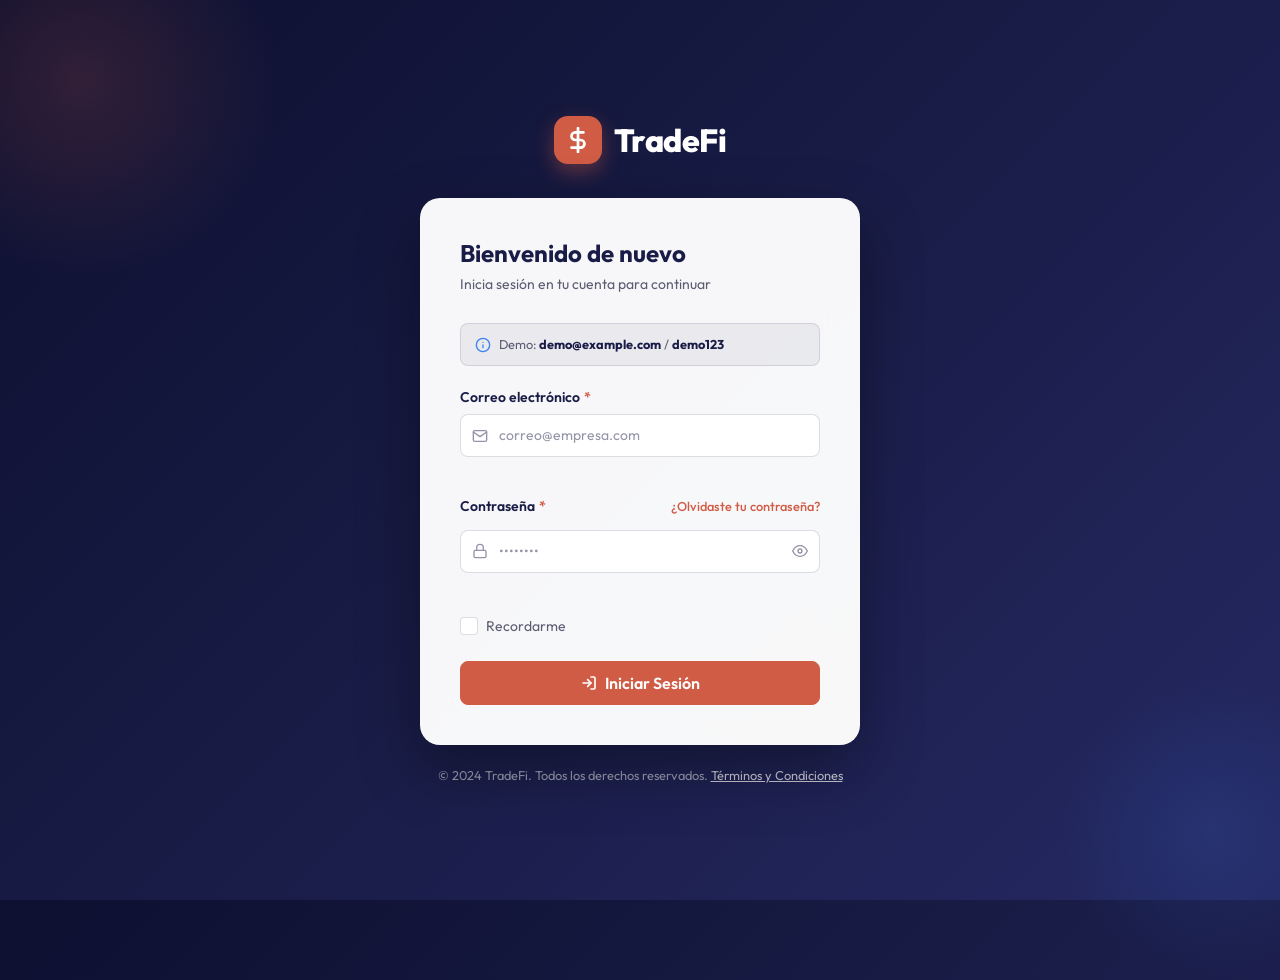
<file: index.html>
<!DOCTYPE html>
<html lang="es">
<head>
  <meta charset="UTF-8">
  <meta name="viewport" content="width=device-width, initial-scale=1.0">
  <title>TradeFi</title>
  <script>
    (function () {
      var user = localStorage.getItem('tradefi_user');
      window.location.href = user ? 'dashboard.html' : 'login.html';
    })();
  </script>
</head>
<body></body>
</html>
</file>
<file: assets/css/style.css>
/* ============================================================
   TradeFi - Main Stylesheet
   ============================================================ */

@import url('https://fonts.googleapis.com/css2?family=Outfit:wght@300;400;500;600;700;800&display=swap');

/* ============================================================
   CSS Custom Properties
   ============================================================ */
:root {
  /* Brand Colors */
  --primary: #191C46;
  --primary-dark: #0f1130;
  --primary-light: #252963;
  --accent: #D05C46;
  --accent-dark: #b84d39;
  --accent-light: #e06d58;

  /* Neutral Colors */
  --text-primary: #191C46;
  --text-secondary: #5C5C73;
  --text-muted: #9494A8;
  --text-light: #FFFFFF;

  /* Background */
  --bg-white: #FFFFFF;
  --bg-light: #F7F8FC;
  --bg-lighter: #FAFBFF;

  /* Borders */
  --border-color: rgba(25, 28, 70, 0.15);
  --border-light: rgba(25, 28, 70, 0.08);
  --border-focus: rgba(208, 92, 70, 0.5);

  /* Status Colors */
  --success: #10B981;
  --success-light: rgba(16, 185, 129, 0.12);
  --warning: #F59E0B;
  --warning-light: rgba(245, 158, 11, 0.12);
  --error: #EF4444;
  --error-light: rgba(239, 68, 68, 0.12);
  --info: #3B82F6;
  --info-light: rgba(59, 130, 246, 0.12);

  /* Typography */
  --font-family: 'Outfit', system-ui, -apple-system, sans-serif;
  --font-size-xs: 0.75rem;    /* 12px */
  --font-size-sm: 0.875rem;   /* 14px */
  --font-size-base: 1rem;     /* 16px */
  --font-size-md: 1.0625rem;  /* 17px */
  --font-size-lg: 1.125rem;   /* 18px */
  --font-size-xl: 1.25rem;    /* 20px */
  --font-size-2xl: 1.5rem;    /* 24px */
  --font-size-3xl: 1.875rem;  /* 30px */
  --font-size-4xl: 2.25rem;   /* 36px */

  /* Spacing */
  --spacing-1: 0.25rem;
  --spacing-2: 0.5rem;
  --spacing-3: 0.75rem;
  --spacing-4: 1rem;
  --spacing-5: 1.25rem;
  --spacing-6: 1.5rem;
  --spacing-8: 2rem;
  --spacing-10: 2.5rem;
  --spacing-12: 3rem;
  --spacing-16: 4rem;

  /* Layout */
  --sidebar-width: 260px;
  --sidebar-collapsed-width: 72px;
  --topnav-height: 64px;

  /* Shadows */
  --shadow-xs: 0 1px 2px rgba(25, 28, 70, 0.06);
  --shadow-sm: 0 1px 4px rgba(25, 28, 70, 0.08), 0 1px 2px rgba(25, 28, 70, 0.06);
  --shadow-md: 0 4px 12px rgba(25, 28, 70, 0.1), 0 1px 4px rgba(25, 28, 70, 0.08);
  --shadow-lg: 0 8px 24px rgba(25, 28, 70, 0.12), 0 2px 8px rgba(25, 28, 70, 0.08);
  --shadow-xl: 0 16px 40px rgba(25, 28, 70, 0.14), 0 4px 12px rgba(25, 28, 70, 0.1);
  --shadow-card: 0 2px 8px rgba(25, 28, 70, 0.08);

  /* Border Radius */
  --radius-sm: 6px;
  --radius: 8px;
  --radius-md: 10px;
  --radius-lg: 12px;
  --radius-xl: 16px;
  --radius-full: 9999px;

  /* Transitions */
  --transition-fast: 150ms ease;
  --transition: 250ms ease;
  --transition-slow: 400ms ease;
}

/* ============================================================
   CSS Reset / Normalize
   ============================================================ */
*, *::before, *::after {
  box-sizing: border-box;
  margin: 0;
  padding: 0;
}

html {
  font-size: 16px;
  -webkit-text-size-adjust: 100%;
  scroll-behavior: smooth;
}

body {
  font-family: var(--font-family);
  font-size: var(--font-size-base);
  color: var(--text-primary);
  background-color: var(--bg-light);
  line-height: 1.6;
  -webkit-font-smoothing: antialiased;
  -moz-osx-font-smoothing: grayscale;
}

img, svg {
  display: block;
  max-width: 100%;
}

a {
  color: inherit;
  text-decoration: none;
}

button {
  cursor: pointer;
  border: none;
  background: none;
  font-family: var(--font-family);
}

ul, ol {
  list-style: none;
}

input, select, textarea, button {
  font-family: inherit;
  font-size: inherit;
}

h1, h2, h3, h4, h5, h6 {
  font-weight: 600;
  line-height: 1.3;
  color: var(--text-primary);
}

/* ============================================================
   Typography
   ============================================================ */
.text-xs    { font-size: var(--font-size-xs); }
.text-sm    { font-size: var(--font-size-sm); }
.text-base  { font-size: var(--font-size-base); }
.text-lg    { font-size: var(--font-size-lg); }
.text-xl    { font-size: var(--font-size-xl); }
.text-2xl   { font-size: var(--font-size-2xl); }
.text-3xl   { font-size: var(--font-size-3xl); }

.font-light   { font-weight: 300; }
.font-regular { font-weight: 400; }
.font-medium  { font-weight: 500; }
.font-semibold{ font-weight: 600; }
.font-bold    { font-weight: 700; }
.font-extrabold{ font-weight: 800; }

.text-primary   { color: var(--primary); }
.text-accent    { color: var(--accent); }
.text-secondary { color: var(--text-secondary); }
.text-muted     { color: var(--text-muted); }
.text-white     { color: #fff; }
.text-success   { color: var(--success); }
.text-warning   { color: var(--warning); }
.text-error     { color: var(--error); }
.text-info      { color: var(--info); }

.text-left   { text-align: left; }
.text-center { text-align: center; }
.text-right  { text-align: right; }

/* ============================================================
   Layout - Top Navigation Bar
   ============================================================ */
.topnav {
  position: fixed;
  top: 0;
  left: 0;
  right: 0;
  height: var(--topnav-height);
  background: var(--bg-white);
  border-bottom: 1px solid var(--border-color);
  box-shadow: var(--shadow-sm);
  display: flex;
  align-items: center;
  justify-content: space-between;
  padding: 0 var(--spacing-6);
  z-index: 100;
  transition: left var(--transition);
}

.topnav-left {
  display: flex;
  align-items: center;
  gap: var(--spacing-4);
}

.topnav-right {
  display: flex;
  align-items: center;
  gap: var(--spacing-3);
}

.topnav-brand {
  display: flex;
  align-items: center;
  gap: var(--spacing-2);
  font-size: var(--font-size-xl);
  font-weight: 700;
  color: var(--primary);
  text-decoration: none;
}

.topnav-brand .brand-icon {
  width: 36px;
  height: 36px;
  background: var(--primary);
  border-radius: var(--radius);
  display: flex;
  align-items: center;
  justify-content: center;
  flex-shrink: 0;
}

.topnav-brand .brand-icon svg {
  color: white;
}

.hamburger-btn {
  width: 40px;
  height: 40px;
  border-radius: var(--radius);
  display: flex;
  align-items: center;
  justify-content: center;
  cursor: pointer;
  color: var(--text-secondary);
  transition: background var(--transition-fast), color var(--transition-fast);
  flex-shrink: 0;
}

.hamburger-btn:hover {
  background: var(--bg-light);
  color: var(--primary);
}

.topnav-icon-btn {
  position: relative;
  width: 40px;
  height: 40px;
  border-radius: var(--radius);
  display: flex;
  align-items: center;
  justify-content: center;
  cursor: pointer;
  color: var(--text-secondary);
  transition: background var(--transition-fast), color var(--transition-fast);
}

.topnav-icon-btn:hover {
  background: var(--bg-light);
  color: var(--primary);
}

.notification-badge {
  position: absolute;
  top: 6px;
  right: 6px;
  width: 8px;
  height: 8px;
  background: var(--accent);
  border-radius: var(--radius-full);
  border: 2px solid white;
}

.user-avatar-btn {
  display: flex;
  align-items: center;
  gap: var(--spacing-2);
  padding: var(--spacing-1) var(--spacing-2);
  border-radius: var(--radius);
  cursor: pointer;
  transition: background var(--transition-fast);
}

.user-avatar-btn:hover {
  background: var(--bg-light);
}

.user-avatar {
  width: 36px;
  height: 36px;
  border-radius: var(--radius-full);
  background: var(--primary);
  display: flex;
  align-items: center;
  justify-content: center;
  color: white;
  font-weight: 600;
  font-size: var(--font-size-sm);
  flex-shrink: 0;
  letter-spacing: 0.5px;
}

.user-info {
  display: flex;
  flex-direction: column;
}

.user-name {
  font-size: var(--font-size-sm);
  font-weight: 600;
  color: var(--text-primary);
  line-height: 1.2;
}

.user-role {
  font-size: var(--font-size-xs);
  color: var(--text-secondary);
  line-height: 1.2;
}

/* ============================================================
   Layout - Sidebar
   ============================================================ */
.sidebar {
  position: fixed;
  top: var(--topnav-height);
  left: 0;
  bottom: 0;
  width: var(--sidebar-width);
  background: var(--primary);
  display: flex;
  flex-direction: column;
  z-index: 90;
  transition: transform var(--transition), width var(--transition);
  overflow-y: auto;
  overflow-x: hidden;
}

.sidebar::-webkit-scrollbar {
  width: 4px;
}

.sidebar::-webkit-scrollbar-track {
  background: transparent;
}

.sidebar::-webkit-scrollbar-thumb {
  background: rgba(255,255,255,0.2);
  border-radius: 2px;
}

.sidebar-content {
  flex: 1;
  display: flex;
  flex-direction: column;
  padding: var(--spacing-4) 0;
}

.sidebar-section {
  margin-bottom: var(--spacing-2);
}

.sidebar-section-label {
  padding: var(--spacing-2) var(--spacing-5);
  font-size: 10px;
  font-weight: 600;
  letter-spacing: 1.5px;
  text-transform: uppercase;
  color: rgba(255,255,255,0.35);
  margin-bottom: var(--spacing-1);
}

.sidebar-nav {
  display: flex;
  flex-direction: column;
  gap: 2px;
  padding: 0 var(--spacing-3);
}

.sidebar-link {
  display: flex;
  align-items: center;
  gap: var(--spacing-3);
  padding: var(--spacing-3) var(--spacing-3);
  border-radius: var(--radius);
  color: rgba(255, 255, 255, 0.65);
  font-size: var(--font-size-sm);
  font-weight: 500;
  text-decoration: none;
  transition: background var(--transition-fast), color var(--transition-fast);
  white-space: nowrap;
  overflow: hidden;
}

.sidebar-link:hover {
  background: rgba(255, 255, 255, 0.08);
  color: rgba(255, 255, 255, 0.9);
}

.sidebar-link.active {
  background: var(--accent);
  color: white;
}

.sidebar-link .nav-icon {
  width: 20px;
  height: 20px;
  flex-shrink: 0;
  display: flex;
  align-items: center;
  justify-content: center;
}

.sidebar-link .nav-label {
  flex: 1;
  transition: opacity var(--transition);
}

.sidebar-link .nav-badge {
  background: var(--accent);
  color: white;
  font-size: 10px;
  font-weight: 700;
  padding: 1px 6px;
  border-radius: var(--radius-full);
  flex-shrink: 0;
}

.sidebar-link.active .nav-badge {
  background: rgba(255,255,255,0.3);
}

.sidebar-footer {
  padding: var(--spacing-4) var(--spacing-3);
  border-top: 1px solid rgba(255,255,255,0.08);
  margin-top: auto;
}

.sidebar-footer .sidebar-link {
  color: rgba(255, 255, 255, 0.5);
}

.sidebar-footer .sidebar-link:hover {
  color: rgba(255, 255, 255, 0.8);
  background: rgba(239, 68, 68, 0.1);
}

/* Collapsed sidebar */
.sidebar-collapsed .sidebar {
  width: var(--sidebar-collapsed-width);
}

.sidebar-collapsed .sidebar-link .nav-label,
.sidebar-collapsed .sidebar-link .nav-badge,
.sidebar-collapsed .sidebar-section-label {
  opacity: 0;
  pointer-events: none;
}

.sidebar-collapsed .main-content {
  margin-left: var(--sidebar-collapsed-width);
}

/* Overlay for mobile */
.sidebar-overlay {
  display: none;
  position: fixed;
  inset: 0;
  background: rgba(0, 0, 0, 0.45);
  z-index: 80;
  backdrop-filter: blur(2px);
}

.sidebar-overlay.active {
  display: block;
}

/* ============================================================
   Layout - Main Content
   ============================================================ */
.main-content {
  margin-left: var(--sidebar-width);
  margin-top: var(--topnav-height);
  min-height: calc(100vh - var(--topnav-height));
  padding: var(--spacing-6);
  transition: margin-left var(--transition);
  background: var(--bg-light);
}

.page-header {
  display: flex;
  align-items: flex-start;
  justify-content: space-between;
  margin-bottom: var(--spacing-6);
  gap: var(--spacing-4);
}

.page-header-left h1 {
  font-size: var(--font-size-2xl);
  font-weight: 700;
  color: var(--text-primary);
  line-height: 1.2;
}

.page-header-left .page-subtitle {
  font-size: var(--font-size-sm);
  color: var(--text-secondary);
  margin-top: var(--spacing-1);
}

.page-header-actions {
  display: flex;
  align-items: center;
  gap: var(--spacing-3);
  flex-shrink: 0;
}

/* ============================================================
   Grid System
   ============================================================ */
.grid {
  display: grid;
  gap: var(--spacing-5);
}

.grid-2 { grid-template-columns: repeat(2, 1fr); }
.grid-3 { grid-template-columns: repeat(3, 1fr); }
.grid-4 { grid-template-columns: repeat(4, 1fr); }

.flex { display: flex; }
.flex-col { flex-direction: column; }
.items-center { align-items: center; }
.items-start { align-items: flex-start; }
.justify-between { justify-content: space-between; }
.justify-center { justify-content: center; }
.justify-end { justify-content: flex-end; }
.flex-wrap { flex-wrap: wrap; }
.flex-1 { flex: 1; }
.gap-1 { gap: var(--spacing-1); }
.gap-2 { gap: var(--spacing-2); }
.gap-3 { gap: var(--spacing-3); }
.gap-4 { gap: var(--spacing-4); }
.gap-5 { gap: var(--spacing-5); }
.gap-6 { gap: var(--spacing-6); }

/* ============================================================
   Spacing Utilities
   ============================================================ */
.m-0  { margin: 0; }
.mt-1 { margin-top: var(--spacing-1); }
.mt-2 { margin-top: var(--spacing-2); }
.mt-3 { margin-top: var(--spacing-3); }
.mt-4 { margin-top: var(--spacing-4); }
.mt-5 { margin-top: var(--spacing-5); }
.mt-6 { margin-top: var(--spacing-6); }
.mb-1 { margin-bottom: var(--spacing-1); }
.mb-2 { margin-bottom: var(--spacing-2); }
.mb-3 { margin-bottom: var(--spacing-3); }
.mb-4 { margin-bottom: var(--spacing-4); }
.mb-5 { margin-bottom: var(--spacing-5); }
.mb-6 { margin-bottom: var(--spacing-6); }
.ml-auto { margin-left: auto; }
.mr-auto { margin-right: auto; }

.p-0 { padding: 0; }
.p-2 { padding: var(--spacing-2); }
.p-3 { padding: var(--spacing-3); }
.p-4 { padding: var(--spacing-4); }
.p-5 { padding: var(--spacing-5); }
.p-6 { padding: var(--spacing-6); }

/* ============================================================
   Display / Visibility
   ============================================================ */
.hidden    { display: none !important; }
.block     { display: block; }
.inline    { display: inline; }
.inline-block { display: inline-block; }
.w-full    { width: 100%; }
.h-full    { height: 100%; }

/* ============================================================
   User Dropdown Menu
   ============================================================ */
.user-dropdown-wrapper {
  position: relative;
}

.user-dropdown-menu {
  display: none;
  position: absolute;
  top: calc(100% + 8px);
  right: 0;
  width: 220px;
  background: var(--bg-white);
  border: 1px solid var(--border-color);
  border-radius: var(--radius-lg);
  box-shadow: var(--shadow-lg);
  padding: var(--spacing-2);
  z-index: 200;
}

.user-dropdown-menu.open {
  display: block;
  animation: fadeInDown 0.15s ease;
}

@keyframes fadeInDown {
  from { opacity: 0; transform: translateY(-8px); }
  to   { opacity: 1; transform: translateY(0); }
}

.user-dropdown-header {
  padding: var(--spacing-3) var(--spacing-3);
  border-bottom: 1px solid var(--border-light);
  margin-bottom: var(--spacing-1);
}

.user-dropdown-header .dropdown-name {
  font-weight: 600;
  font-size: var(--font-size-sm);
  color: var(--text-primary);
}

.user-dropdown-header .dropdown-email {
  font-size: var(--font-size-xs);
  color: var(--text-secondary);
  margin-top: 1px;
}

.dropdown-item {
  display: flex;
  align-items: center;
  gap: var(--spacing-2);
  padding: var(--spacing-2) var(--spacing-3);
  border-radius: var(--radius);
  font-size: var(--font-size-sm);
  color: var(--text-secondary);
  cursor: pointer;
  transition: background var(--transition-fast), color var(--transition-fast);
  width: 100%;
  text-align: left;
}

.dropdown-item:hover {
  background: var(--bg-light);
  color: var(--text-primary);
}

.dropdown-item.danger {
  color: var(--error);
}

.dropdown-item.danger:hover {
  background: var(--error-light);
  color: var(--error);
}

.dropdown-divider {
  height: 1px;
  background: var(--border-light);
  margin: var(--spacing-1) 0;
}

/* ============================================================
   Breadcrumb
   ============================================================ */
.breadcrumb {
  display: flex;
  align-items: center;
  gap: var(--spacing-2);
  font-size: var(--font-size-sm);
  color: var(--text-secondary);
  margin-bottom: var(--spacing-4);
}

.breadcrumb-item {
  display: flex;
  align-items: center;
  gap: var(--spacing-2);
}

.breadcrumb-item a {
  color: var(--text-secondary);
  transition: color var(--transition-fast);
}

.breadcrumb-item a:hover {
  color: var(--primary);
}

.breadcrumb-item.active {
  color: var(--text-primary);
  font-weight: 500;
}

/* ============================================================
   Section Headers
   ============================================================ */
.section-header {
  display: flex;
  align-items: center;
  justify-content: space-between;
  margin-bottom: var(--spacing-4);
}

.section-title {
  font-size: var(--font-size-lg);
  font-weight: 600;
  color: var(--text-primary);
}

.section-subtitle {
  font-size: var(--font-size-sm);
  color: var(--text-secondary);
  margin-top: 2px;
}

/* ============================================================
   Divider
   ============================================================ */
.divider {
  height: 1px;
  background: var(--border-color);
  margin: var(--spacing-5) 0;
}

/* ============================================================
   Welcome Banner (Dashboard)
   ============================================================ */
.welcome-banner {
  background: linear-gradient(135deg, var(--primary) 0%, var(--primary-light) 100%);
  border-radius: var(--radius-xl);
  padding: var(--spacing-6) var(--spacing-8);
  margin-bottom: var(--spacing-6);
  color: white;
  position: relative;
  overflow: hidden;
}

.welcome-banner::before {
  content: '';
  position: absolute;
  top: -40px;
  right: -40px;
  width: 200px;
  height: 200px;
  background: rgba(255,255,255,0.04);
  border-radius: var(--radius-full);
}

.welcome-banner::after {
  content: '';
  position: absolute;
  bottom: -60px;
  right: 80px;
  width: 160px;
  height: 160px;
  background: rgba(208, 92, 70, 0.15);
  border-radius: var(--radius-full);
}

.welcome-banner h2 {
  font-size: var(--font-size-2xl);
  font-weight: 700;
  color: white;
  margin-bottom: var(--spacing-1);
  position: relative;
  z-index: 1;
}

.welcome-banner p {
  color: rgba(255,255,255,0.75);
  font-size: var(--font-size-base);
  position: relative;
  z-index: 1;
}

.welcome-banner .welcome-actions {
  display: flex;
  gap: var(--spacing-3);
  margin-top: var(--spacing-5);
  position: relative;
  z-index: 1;
  flex-wrap: wrap;
}

/* ============================================================
   Quick Action Cards
   ============================================================ */
.quick-actions-grid {
  display: grid;
  grid-template-columns: repeat(3, 1fr);
  gap: var(--spacing-4);
  margin-bottom: var(--spacing-6);
}

.quick-action-card {
  background: var(--bg-white);
  border: 1px solid var(--border-color);
  border-radius: var(--radius-lg);
  padding: var(--spacing-5);
  display: flex;
  align-items: center;
  gap: var(--spacing-4);
  cursor: pointer;
  transition: box-shadow var(--transition-fast), border-color var(--transition-fast), transform var(--transition-fast);
  text-decoration: none;
}

.quick-action-card:hover {
  box-shadow: var(--shadow-md);
  border-color: rgba(25, 28, 70, 0.25);
  transform: translateY(-2px);
}

.quick-action-icon {
  width: 48px;
  height: 48px;
  border-radius: var(--radius-md);
  display: flex;
  align-items: center;
  justify-content: center;
  flex-shrink: 0;
}

.quick-action-icon.primary { background: rgba(25, 28, 70, 0.08); color: var(--primary); }
.quick-action-icon.accent  { background: rgba(208, 92, 70, 0.1); color: var(--accent); }
.quick-action-icon.success { background: var(--success-light); color: var(--success); }
.quick-action-icon.info    { background: var(--info-light); color: var(--info); }

.quick-action-text h4 {
  font-size: var(--font-size-sm);
  font-weight: 600;
  color: var(--text-primary);
  margin-bottom: 2px;
}

.quick-action-text p {
  font-size: var(--font-size-xs);
  color: var(--text-secondary);
}

/* ============================================================
   Filter Bar
   ============================================================ */
.filter-bar {
  display: flex;
  align-items: center;
  gap: var(--spacing-3);
  margin-bottom: var(--spacing-5);
  flex-wrap: wrap;
}

.filter-bar .search-wrapper {
  flex: 1;
  min-width: 220px;
}

/* ============================================================
   Content Sections
   ============================================================ */
.content-section {
  background: var(--bg-white);
  border: 1px solid var(--border-color);
  border-radius: var(--radius-lg);
  padding: var(--spacing-5);
  margin-bottom: var(--spacing-5);
}

.settings-section {
  background: var(--bg-white);
  border: 1px solid var(--border-color);
  border-radius: var(--radius-lg);
  overflow: hidden;
  margin-bottom: var(--spacing-5);
}

.settings-section-header {
  padding: var(--spacing-5) var(--spacing-6);
  border-bottom: 1px solid var(--border-color);
  display: flex;
  align-items: center;
  gap: var(--spacing-3);
}

.settings-section-header h3 {
  font-size: var(--font-size-base);
  font-weight: 600;
  color: var(--text-primary);
}

.settings-section-header p {
  font-size: var(--font-size-sm);
  color: var(--text-secondary);
  margin-top: 2px;
}

.settings-section-icon {
  width: 40px;
  height: 40px;
  border-radius: var(--radius);
  background: var(--bg-light);
  display: flex;
  align-items: center;
  justify-content: center;
  color: var(--primary);
  flex-shrink: 0;
}

.settings-section-body {
  padding: var(--spacing-6);
}

/* ============================================================
   Notification Toggle
   ============================================================ */
.toggle-row {
  display: flex;
  align-items: center;
  justify-content: space-between;
  padding: var(--spacing-4) 0;
  border-bottom: 1px solid var(--border-light);
}

.toggle-row:last-child {
  border-bottom: none;
  padding-bottom: 0;
}

.toggle-info h4 {
  font-size: var(--font-size-sm);
  font-weight: 600;
  color: var(--text-primary);
}

.toggle-info p {
  font-size: var(--font-size-xs);
  color: var(--text-secondary);
  margin-top: 2px;
}

.toggle-switch {
  position: relative;
  width: 44px;
  height: 24px;
  flex-shrink: 0;
}

.toggle-switch input {
  opacity: 0;
  width: 0;
  height: 0;
  position: absolute;
}

.toggle-slider {
  position: absolute;
  cursor: pointer;
  inset: 0;
  background: var(--border-color);
  border-radius: var(--radius-full);
  transition: background var(--transition-fast);
}

.toggle-slider::before {
  content: '';
  position: absolute;
  width: 18px;
  height: 18px;
  left: 3px;
  top: 3px;
  background: white;
  border-radius: var(--radius-full);
  transition: transform var(--transition-fast);
  box-shadow: var(--shadow-sm);
}

.toggle-switch input:checked + .toggle-slider {
  background: var(--success);
}

.toggle-switch input:checked + .toggle-slider::before {
  transform: translateX(20px);
}

/* ============================================================
   API Key Display
   ============================================================ */
.api-key-display {
  display: flex;
  align-items: center;
  gap: var(--spacing-3);
  padding: var(--spacing-3) var(--spacing-4);
  background: var(--bg-light);
  border: 1px solid var(--border-color);
  border-radius: var(--radius);
  font-family: 'Courier New', monospace;
  font-size: var(--font-size-sm);
  color: var(--text-secondary);
}

.api-key-value {
  flex: 1;
  letter-spacing: 1px;
  overflow: hidden;
  text-overflow: ellipsis;
  white-space: nowrap;
}

/* ============================================================
   Summary Stats (Reports)
   ============================================================ */
.stat-card {
  background: var(--bg-white);
  border: 1px solid var(--border-color);
  border-radius: var(--radius-lg);
  padding: var(--spacing-5);
  display: flex;
  flex-direction: column;
  gap: var(--spacing-2);
}

.stat-card-label {
  font-size: var(--font-size-sm);
  color: var(--text-secondary);
  font-weight: 500;
}

.stat-card-value {
  font-size: var(--font-size-2xl);
  font-weight: 700;
  color: var(--text-primary);
  line-height: 1;
}

.stat-card-change {
  font-size: var(--font-size-xs);
  font-weight: 500;
  display: flex;
  align-items: center;
  gap: 4px;
}

.stat-card-change.up   { color: var(--success); }
.stat-card-change.down { color: var(--error); }

/* ============================================================
   Charts Placeholder
   ============================================================ */
.chart-placeholder {
  display: flex;
  flex-direction: column;
  align-items: center;
  justify-content: center;
  min-height: 240px;
  background: var(--bg-lighter);
  border: 2px dashed var(--border-color);
  border-radius: var(--radius-lg);
  color: var(--text-secondary);
  gap: var(--spacing-3);
}

.chart-placeholder svg {
  opacity: 0.3;
  width: 48px;
  height: 48px;
  color: var(--text-muted);
}

.chart-placeholder p {
  font-size: var(--font-size-sm);
  font-weight: 500;
  color: var(--text-muted);
}
</file>
<file: assets/css/components.css>
/* ============================================================
   TradeFi - Component Library
   ============================================================ */

/* ============================================================
   BUTTONS
   ============================================================ */
.btn {
  display: inline-flex;
  align-items: center;
  justify-content: center;
  gap: 8px;
  padding: 10px 20px;
  border-radius: var(--radius);
  font-size: var(--font-size-sm);
  font-weight: 600;
  font-family: var(--font-family);
  cursor: pointer;
  border: 1.5px solid transparent;
  transition: background var(--transition-fast), color var(--transition-fast),
              border-color var(--transition-fast), box-shadow var(--transition-fast),
              transform var(--transition-fast);
  text-decoration: none;
  white-space: nowrap;
  line-height: 1;
  user-select: none;
  vertical-align: middle;
}

.btn:active {
  transform: translateY(1px);
}

.btn:disabled,
.btn.disabled {
  opacity: 0.55;
  cursor: not-allowed;
  pointer-events: none;
}

/* Primary Button */
.btn-primary {
  background: var(--accent);
  color: white;
  border-color: var(--accent);
}

.btn-primary:hover {
  background: var(--accent-dark);
  border-color: var(--accent-dark);
  box-shadow: 0 4px 12px rgba(208, 92, 70, 0.35);
}

/* Secondary Button */
.btn-secondary {
  background: transparent;
  color: var(--primary);
  border-color: var(--border-color);
}

.btn-secondary:hover {
  background: var(--bg-light);
  border-color: rgba(25, 28, 70, 0.3);
}

/* Dark Button */
.btn-dark {
  background: var(--primary);
  color: white;
  border-color: var(--primary);
}

.btn-dark:hover {
  background: var(--primary-dark);
  border-color: var(--primary-dark);
  box-shadow: 0 4px 12px rgba(25, 28, 70, 0.35);
}

/* Ghost Button */
.btn-ghost {
  background: transparent;
  color: var(--text-secondary);
  border-color: transparent;
}

.btn-ghost:hover {
  background: var(--bg-light);
  color: var(--text-primary);
}

/* Danger Button */
.btn-danger {
  background: var(--error);
  color: white;
  border-color: var(--error);
}

.btn-danger:hover {
  background: #dc2626;
  border-color: #dc2626;
  box-shadow: 0 4px 12px rgba(239, 68, 68, 0.35);
}

/* Success Button */
.btn-success {
  background: var(--success);
  color: white;
  border-color: var(--success);
}

.btn-success:hover {
  background: #059669;
  border-color: #059669;
  box-shadow: 0 4px 12px rgba(16, 185, 129, 0.3);
}

/* White/Light Button */
.btn-white {
  background: white;
  color: var(--primary);
  border-color: white;
}

.btn-white:hover {
  background: rgba(255,255,255,0.9);
}

.btn-white-outline {
  background: transparent;
  color: white;
  border-color: rgba(255,255,255,0.5);
}

.btn-white-outline:hover {
  background: rgba(255,255,255,0.1);
  border-color: white;
}

/* Icon only Button */
.btn-icon {
  padding: 8px;
  border-radius: var(--radius);
}

/* Sizes */
.btn-xs {
  padding: 6px 12px;
  font-size: var(--font-size-xs);
}

.btn-sm {
  padding: 8px 16px;
  font-size: var(--font-size-xs);
}

.btn-lg {
  padding: 13px 28px;
  font-size: var(--font-size-base);
}

.btn-xl {
  padding: 15px 36px;
  font-size: var(--font-size-lg);
}

.btn-full {
  width: 100%;
}

/* Loading state */
.btn .btn-spinner {
  width: 16px;
  height: 16px;
  border: 2px solid rgba(255,255,255,0.35);
  border-top-color: white;
  border-radius: 50%;
  animation: spin 0.7s linear infinite;
}

/* ============================================================
   FORM CONTROLS
   ============================================================ */
.form-group {
  display: flex;
  flex-direction: column;
  gap: 6px;
}

.form-row {
  display: grid;
  grid-template-columns: repeat(2, 1fr);
  gap: var(--spacing-4);
}

.form-label {
  font-size: var(--font-size-sm);
  font-weight: 600;
  color: var(--text-primary);
  display: flex;
  align-items: center;
  gap: 4px;
}

.form-label .required {
  color: var(--accent);
}

.form-control {
  width: 100%;
  padding: 10px 14px;
  border: 1.5px solid var(--border-color);
  border-radius: var(--radius);
  font-size: var(--font-size-sm);
  font-family: var(--font-family);
  color: var(--text-primary);
  background: var(--bg-white);
  transition: border-color var(--transition-fast), box-shadow var(--transition-fast);
  line-height: 1.5;
  outline: none;
  appearance: none;
}

.form-control::placeholder {
  color: var(--text-muted);
  font-weight: 400;
}

.form-control:hover {
  border-color: rgba(25, 28, 70, 0.3);
}

.form-control:focus {
  border-color: var(--accent);
  box-shadow: 0 0 0 3px rgba(208, 92, 70, 0.12);
}

.form-control.is-invalid {
  border-color: var(--error);
  box-shadow: 0 0 0 3px rgba(239, 68, 68, 0.1);
}

.form-control.is-valid {
  border-color: var(--success);
}

select.form-control {
  background-image: url("data:image/svg+xml,%3Csvg xmlns='http://www.w3.org/2000/svg' width='12' height='12' viewBox='0 0 24 24' fill='none' stroke='%235C5C73' stroke-width='2.5' stroke-linecap='round' stroke-linejoin='round'%3E%3Cpolyline points='6 9 12 15 18 9'%3E%3C/polyline%3E%3C/svg%3E");
  background-repeat: no-repeat;
  background-position: right 12px center;
  padding-right: 36px;
  cursor: pointer;
}

textarea.form-control {
  resize: vertical;
  min-height: 100px;
}

.form-hint {
  font-size: var(--font-size-xs);
  color: var(--text-secondary);
}

.form-error {
  font-size: var(--font-size-xs);
  color: var(--error);
  display: flex;
  align-items: center;
  gap: 4px;
  min-height: 16px;
}

/* Input with icon */
.input-wrapper {
  position: relative;
}

.input-wrapper .input-icon {
  position: absolute;
  left: 12px;
  top: 50%;
  transform: translateY(-50%);
  color: var(--text-muted);
  pointer-events: none;
  display: flex;
  align-items: center;
}

.input-wrapper .form-control {
  padding-left: 38px;
}

.input-wrapper .input-icon-right {
  position: absolute;
  right: 12px;
  top: 50%;
  transform: translateY(-50%);
  color: var(--text-muted);
  cursor: pointer;
  display: flex;
  align-items: center;
  transition: color var(--transition-fast);
}

.input-wrapper .input-icon-right:hover {
  color: var(--primary);
}

.input-wrapper .form-control.has-icon-right {
  padding-right: 38px;
}

/* Checkbox & Radio */
.form-check {
  display: flex;
  align-items: center;
  gap: 8px;
  cursor: pointer;
}

.form-check-input {
  width: 18px;
  height: 18px;
  border: 1.5px solid var(--border-color);
  border-radius: 4px;
  background: white;
  cursor: pointer;
  appearance: none;
  flex-shrink: 0;
  transition: background var(--transition-fast), border-color var(--transition-fast);
  position: relative;
}

.form-check-input:checked {
  background: var(--accent);
  border-color: var(--accent);
}

.form-check-input:checked::after {
  content: '';
  position: absolute;
  left: 4px;
  top: 1px;
  width: 6px;
  height: 10px;
  border: 2px solid white;
  border-top: none;
  border-left: none;
  transform: rotate(45deg);
}

.form-check-input[type="radio"] {
  border-radius: 50%;
}

.form-check-input[type="radio"]:checked::after {
  content: '';
  position: absolute;
  left: 50%;
  top: 50%;
  transform: translate(-50%, -50%);
  width: 8px;
  height: 8px;
  background: white;
  border-radius: 50%;
  border: none;
}

.form-check-label {
  font-size: var(--font-size-sm);
  color: var(--text-secondary);
  cursor: pointer;
  user-select: none;
}

/* Search Bar */
.search-bar {
  position: relative;
  width: 100%;
}

.search-bar .search-icon {
  position: absolute;
  left: 12px;
  top: 50%;
  transform: translateY(-50%);
  color: var(--text-muted);
  pointer-events: none;
  display: flex;
  align-items: center;
}

.search-bar input {
  width: 100%;
  padding: 9px 14px 9px 38px;
  border: 1.5px solid var(--border-color);
  border-radius: var(--radius);
  font-size: var(--font-size-sm);
  font-family: var(--font-family);
  color: var(--text-primary);
  background: var(--bg-white);
  outline: none;
  transition: border-color var(--transition-fast), box-shadow var(--transition-fast);
}

.search-bar input::placeholder {
  color: var(--text-muted);
}

.search-bar input:focus {
  border-color: var(--accent);
  box-shadow: 0 0 0 3px rgba(208, 92, 70, 0.12);
}

/* ============================================================
   CARDS
   ============================================================ */
.card {
  background: var(--bg-white);
  border: 1px solid var(--border-color);
  border-radius: var(--radius-lg);
  box-shadow: var(--shadow-card);
  overflow: hidden;
}

.card-header {
  padding: var(--spacing-5) var(--spacing-6);
  border-bottom: 1px solid var(--border-color);
  display: flex;
  align-items: center;
  justify-content: space-between;
  gap: var(--spacing-3);
}

.card-header h3,
.card-title {
  font-size: var(--font-size-base);
  font-weight: 600;
  color: var(--text-primary);
}

.card-subtitle {
  font-size: var(--font-size-xs);
  color: var(--text-secondary);
  margin-top: 2px;
}

.card-body {
  padding: var(--spacing-6);
}

.card-footer {
  padding: var(--spacing-4) var(--spacing-6);
  border-top: 1px solid var(--border-color);
  background: var(--bg-lighter);
  display: flex;
  align-items: center;
  justify-content: flex-end;
  gap: var(--spacing-3);
}

/* Metric Cards */
.metric-card {
  background: var(--bg-white);
  border: 1px solid var(--border-color);
  border-radius: var(--radius-lg);
  padding: var(--spacing-5);
  display: flex;
  align-items: flex-start;
  gap: var(--spacing-4);
  transition: box-shadow var(--transition-fast), transform var(--transition-fast);
  position: relative;
  overflow: hidden;
}

.metric-card:hover {
  box-shadow: var(--shadow-md);
  transform: translateY(-2px);
}

.metric-card::before {
  content: '';
  position: absolute;
  bottom: 0;
  left: 0;
  right: 0;
  height: 3px;
  background: var(--accent);
  opacity: 0;
  transition: opacity var(--transition-fast);
}

.metric-card:hover::before {
  opacity: 1;
}

.metric-icon {
  width: 52px;
  height: 52px;
  border-radius: var(--radius-md);
  display: flex;
  align-items: center;
  justify-content: center;
  flex-shrink: 0;
}

.metric-icon.blue    { background: var(--info-light);    color: var(--info); }
.metric-icon.green   { background: var(--success-light); color: var(--success); }
.metric-icon.orange  { background: var(--warning-light); color: var(--warning); }
.metric-icon.coral   { background: rgba(208,92,70,0.12); color: var(--accent); }
.metric-icon.primary { background: rgba(25,28,70,0.08);  color: var(--primary); }

.metric-body {
  flex: 1;
  min-width: 0;
}

.metric-value {
  font-size: var(--font-size-2xl);
  font-weight: 700;
  color: var(--text-primary);
  line-height: 1.2;
  margin-bottom: 4px;
}

.metric-label {
  font-size: var(--font-size-sm);
  color: var(--text-secondary);
  font-weight: 500;
  line-height: 1.3;
}

.metric-change {
  font-size: var(--font-size-xs);
  font-weight: 500;
  margin-top: var(--spacing-2);
  display: flex;
  align-items: center;
  gap: 4px;
}

.metric-change.up   { color: var(--success); }
.metric-change.down { color: var(--error); }
.metric-change.neutral { color: var(--text-secondary); }

/* ============================================================
   TABLES
   ============================================================ */
.table-wrapper {
  overflow-x: auto;
  border-radius: var(--radius-lg);
  border: 1px solid var(--border-color);
}

.data-table {
  width: 100%;
  border-collapse: collapse;
  font-size: var(--font-size-sm);
}

.data-table thead th {
  padding: 12px 16px;
  text-align: left;
  font-size: var(--font-size-xs);
  font-weight: 700;
  text-transform: uppercase;
  letter-spacing: 0.6px;
  color: var(--text-secondary);
  background: var(--bg-lighter);
  border-bottom: 1px solid var(--border-color);
  white-space: nowrap;
  cursor: pointer;
  user-select: none;
  transition: color var(--transition-fast);
}

.data-table thead th:hover {
  color: var(--primary);
}

.data-table thead th.sorted-asc::after  { content: ' ↑'; color: var(--accent); }
.data-table thead th.sorted-desc::after { content: ' ↓'; color: var(--accent); }

.data-table tbody tr {
  border-bottom: 1px solid var(--border-light);
  transition: background var(--transition-fast);
}

.data-table tbody tr:last-child {
  border-bottom: none;
}

.data-table tbody tr:hover {
  background: var(--bg-lighter);
}

.data-table tbody td {
  padding: 13px 16px;
  color: var(--text-primary);
  vertical-align: middle;
}

.data-table tbody td.text-secondary {
  color: var(--text-secondary);
}

.data-table .td-reference {
  font-family: 'Courier New', monospace;
  font-size: var(--font-size-xs);
  font-weight: 600;
  color: var(--primary);
  background: rgba(25,28,70,0.05);
  padding: 3px 7px;
  border-radius: 4px;
  display: inline-block;
  letter-spacing: 0.3px;
}

.table-actions {
  display: flex;
  align-items: center;
  gap: 6px;
}

.table-action-btn {
  width: 30px;
  height: 30px;
  border-radius: var(--radius);
  display: flex;
  align-items: center;
  justify-content: center;
  cursor: pointer;
  color: var(--text-secondary);
  transition: background var(--transition-fast), color var(--transition-fast);
  border: none;
  background: none;
}

.table-action-btn:hover {
  background: var(--bg-light);
  color: var(--primary);
}

.table-action-btn.danger:hover {
  background: var(--error-light);
  color: var(--error);
}

/* ============================================================
   STATUS BADGES
   ============================================================ */
.badge {
  display: inline-flex;
  align-items: center;
  gap: 5px;
  padding: 4px 10px;
  border-radius: var(--radius-full);
  font-size: var(--font-size-xs);
  font-weight: 600;
  line-height: 1;
  white-space: nowrap;
}

.badge::before {
  content: '';
  width: 6px;
  height: 6px;
  border-radius: 50%;
  flex-shrink: 0;
}

.badge-pending {
  background: rgba(245, 158, 11, 0.12);
  color: #92400e;
}

.badge-pending::before {
  background: var(--warning);
}

.badge-approved,
.badge-completed {
  background: var(--success-light);
  color: #065f46;
}

.badge-approved::before,
.badge-completed::before {
  background: var(--success);
}

.badge-rejected {
  background: var(--error-light);
  color: #991b1b;
}

.badge-rejected::before {
  background: var(--error);
}

.badge-processing,
.badge-review {
  background: var(--info-light);
  color: #1e40af;
}

.badge-processing::before,
.badge-review::before {
  background: var(--info);
}

.badge-active {
  background: var(--success-light);
  color: #065f46;
}

.badge-active::before {
  background: var(--success);
}

.badge-cancelled {
  background: rgba(25,28,70,0.08);
  color: var(--text-secondary);
}

.badge-cancelled::before {
  background: var(--text-muted);
}

/* ============================================================
   MODALS
   ============================================================ */
.modal-backdrop {
  display: none;
  position: fixed;
  inset: 0;
  background: rgba(10, 12, 35, 0.55);
  backdrop-filter: blur(3px);
  z-index: 1000;
  align-items: center;
  justify-content: center;
  padding: var(--spacing-4);
}

.modal-backdrop.open {
  display: flex;
  animation: fadeIn 0.2s ease;
}

@keyframes fadeIn {
  from { opacity: 0; }
  to   { opacity: 1; }
}

.modal-dialog {
  background: var(--bg-white);
  border-radius: var(--radius-xl);
  box-shadow: var(--shadow-xl);
  width: 100%;
  max-width: 560px;
  max-height: 90vh;
  display: flex;
  flex-direction: column;
  animation: slideUp 0.25s ease;
  overflow: hidden;
}

.modal-dialog.modal-lg { max-width: 720px; }
.modal-dialog.modal-sm { max-width: 420px; }
.modal-dialog.modal-xl { max-width: 900px; }

@keyframes slideUp {
  from { opacity: 0; transform: translateY(20px) scale(0.97); }
  to   { opacity: 1; transform: translateY(0) scale(1); }
}

.modal-header {
  display: flex;
  align-items: center;
  justify-content: space-between;
  padding: var(--spacing-5) var(--spacing-6);
  border-bottom: 1px solid var(--border-color);
  flex-shrink: 0;
}

.modal-title {
  font-size: var(--font-size-lg);
  font-weight: 700;
  color: var(--text-primary);
}

.modal-subtitle {
  font-size: var(--font-size-xs);
  color: var(--text-secondary);
  margin-top: 2px;
}

.modal-close {
  width: 36px;
  height: 36px;
  border-radius: var(--radius);
  display: flex;
  align-items: center;
  justify-content: center;
  cursor: pointer;
  color: var(--text-secondary);
  background: none;
  border: none;
  transition: background var(--transition-fast), color var(--transition-fast);
  flex-shrink: 0;
}

.modal-close:hover {
  background: var(--bg-light);
  color: var(--text-primary);
}

.modal-body {
  padding: var(--spacing-6);
  overflow-y: auto;
  flex: 1;
}

.modal-footer {
  padding: var(--spacing-4) var(--spacing-6);
  border-top: 1px solid var(--border-color);
  display: flex;
  align-items: center;
  justify-content: flex-end;
  gap: var(--spacing-3);
  flex-shrink: 0;
  background: var(--bg-lighter);
}

/* ============================================================
   TOAST NOTIFICATIONS
   ============================================================ */
.toast-container {
  position: fixed;
  bottom: var(--spacing-5);
  right: var(--spacing-5);
  z-index: 2000;
  display: flex;
  flex-direction: column;
  gap: var(--spacing-3);
  max-width: 380px;
}

.toast {
  display: flex;
  align-items: flex-start;
  gap: var(--spacing-3);
  padding: var(--spacing-4) var(--spacing-4);
  background: white;
  border-radius: var(--radius-lg);
  box-shadow: var(--shadow-xl);
  border-left: 4px solid transparent;
  animation: toastSlideIn 0.3s ease;
  min-width: 300px;
}

@keyframes toastSlideIn {
  from { opacity: 0; transform: translateX(20px); }
  to   { opacity: 1; transform: translateX(0); }
}

.toast.toast-success { border-left-color: var(--success); }
.toast.toast-error   { border-left-color: var(--error); }
.toast.toast-warning { border-left-color: var(--warning); }
.toast.toast-info    { border-left-color: var(--info); }

.toast-icon {
  width: 20px;
  height: 20px;
  flex-shrink: 0;
  margin-top: 1px;
}

.toast.toast-success .toast-icon { color: var(--success); }
.toast.toast-error   .toast-icon { color: var(--error); }
.toast.toast-warning .toast-icon { color: var(--warning); }
.toast.toast-info    .toast-icon { color: var(--info); }

.toast-body {
  flex: 1;
}

.toast-title {
  font-size: var(--font-size-sm);
  font-weight: 600;
  color: var(--text-primary);
  line-height: 1.3;
}

.toast-message {
  font-size: var(--font-size-xs);
  color: var(--text-secondary);
  margin-top: 2px;
  line-height: 1.4;
}

.toast-close {
  width: 20px;
  height: 20px;
  display: flex;
  align-items: center;
  justify-content: center;
  cursor: pointer;
  color: var(--text-muted);
  flex-shrink: 0;
  border: none;
  background: none;
  transition: color var(--transition-fast);
  border-radius: 4px;
}

.toast-close:hover {
  color: var(--text-primary);
}

/* ============================================================
   LOADING SPINNER
   ============================================================ */
.spinner {
  width: 40px;
  height: 40px;
  border: 3px solid var(--border-color);
  border-top-color: var(--accent);
  border-radius: 50%;
  animation: spin 0.7s linear infinite;
}

.spinner-sm {
  width: 20px;
  height: 20px;
  border-width: 2px;
}

.spinner-lg {
  width: 56px;
  height: 56px;
  border-width: 4px;
}

@keyframes spin {
  to { transform: rotate(360deg); }
}

.loading-overlay {
  display: flex;
  align-items: center;
  justify-content: center;
  padding: var(--spacing-12);
}

/* ============================================================
   EMPTY STATES
   ============================================================ */
.empty-state {
  display: flex;
  flex-direction: column;
  align-items: center;
  justify-content: center;
  padding: var(--spacing-12) var(--spacing-6);
  text-align: center;
  gap: var(--spacing-3);
}

.empty-state-icon {
  width: 64px;
  height: 64px;
  border-radius: var(--radius-xl);
  background: var(--bg-light);
  display: flex;
  align-items: center;
  justify-content: center;
  color: var(--text-muted);
  margin-bottom: var(--spacing-2);
}

.empty-state h3 {
  font-size: var(--font-size-base);
  font-weight: 600;
  color: var(--text-primary);
}

.empty-state p {
  font-size: var(--font-size-sm);
  color: var(--text-secondary);
  max-width: 320px;
  line-height: 1.6;
}

/* ============================================================
   DROPDOWNS
   ============================================================ */
.dropdown {
  position: relative;
  display: inline-block;
}

.dropdown-menu {
  display: none;
  position: absolute;
  top: calc(100% + 6px);
  right: 0;
  background: var(--bg-white);
  border: 1px solid var(--border-color);
  border-radius: var(--radius-lg);
  box-shadow: var(--shadow-lg);
  min-width: 180px;
  z-index: 300;
  padding: var(--spacing-1);
  animation: fadeInDown 0.15s ease;
}

.dropdown-menu.open {
  display: block;
}

.dropdown-menu-item {
  display: flex;
  align-items: center;
  gap: var(--spacing-2);
  padding: 8px 12px;
  border-radius: var(--radius);
  font-size: var(--font-size-sm);
  color: var(--text-secondary);
  cursor: pointer;
  transition: background var(--transition-fast), color var(--transition-fast);
  white-space: nowrap;
  border: none;
  background: none;
  width: 100%;
  text-align: left;
  font-family: var(--font-family);
}

.dropdown-menu-item:hover {
  background: var(--bg-light);
  color: var(--text-primary);
}

/* ============================================================
   FILE UPLOAD AREA
   ============================================================ */
.file-upload-area {
  border: 2px dashed var(--border-color);
  border-radius: var(--radius-lg);
  padding: var(--spacing-8) var(--spacing-6);
  text-align: center;
  cursor: pointer;
  transition: border-color var(--transition-fast), background var(--transition-fast);
  position: relative;
}

.file-upload-area:hover,
.file-upload-area.drag-over {
  border-color: var(--accent);
  background: rgba(208, 92, 70, 0.03);
}

.file-upload-area input[type="file"] {
  position: absolute;
  inset: 0;
  opacity: 0;
  cursor: pointer;
  width: 100%;
  height: 100%;
}

.file-upload-icon {
  width: 48px;
  height: 48px;
  background: var(--bg-light);
  border-radius: var(--radius-md);
  display: flex;
  align-items: center;
  justify-content: center;
  margin: 0 auto var(--spacing-3);
  color: var(--text-muted);
}

.file-upload-area h4 {
  font-size: var(--font-size-sm);
  font-weight: 600;
  color: var(--text-primary);
  margin-bottom: var(--spacing-1);
}

.file-upload-area p {
  font-size: var(--font-size-xs);
  color: var(--text-secondary);
}

.file-upload-area .upload-link {
  color: var(--accent);
  font-weight: 600;
}

.uploaded-file {
  display: flex;
  align-items: center;
  gap: var(--spacing-3);
  padding: var(--spacing-3) var(--spacing-4);
  background: var(--bg-light);
  border: 1px solid var(--border-color);
  border-radius: var(--radius);
  margin-top: var(--spacing-3);
}

.uploaded-file-icon {
  width: 36px;
  height: 36px;
  background: var(--info-light);
  border-radius: var(--radius);
  display: flex;
  align-items: center;
  justify-content: center;
  color: var(--info);
  flex-shrink: 0;
}

.uploaded-file-info {
  flex: 1;
  min-width: 0;
}

.uploaded-file-name {
  font-size: var(--font-size-sm);
  font-weight: 500;
  color: var(--text-primary);
  overflow: hidden;
  text-overflow: ellipsis;
  white-space: nowrap;
}

.uploaded-file-size {
  font-size: var(--font-size-xs);
  color: var(--text-secondary);
}

/* ============================================================
   PAGINATION
   ============================================================ */
.pagination {
  display: flex;
  align-items: center;
  justify-content: space-between;
  padding: var(--spacing-4) var(--spacing-5);
  border-top: 1px solid var(--border-color);
  background: var(--bg-white);
}

.pagination-info {
  font-size: var(--font-size-sm);
  color: var(--text-secondary);
}

.pagination-controls {
  display: flex;
  align-items: center;
  gap: var(--spacing-1);
}

.pagination-btn {
  min-width: 34px;
  height: 34px;
  border-radius: var(--radius);
  display: flex;
  align-items: center;
  justify-content: center;
  font-size: var(--font-size-sm);
  font-weight: 500;
  cursor: pointer;
  border: 1px solid var(--border-color);
  background: white;
  color: var(--text-secondary);
  transition: all var(--transition-fast);
  padding: 0 8px;
}

.pagination-btn:hover:not(:disabled) {
  border-color: var(--accent);
  color: var(--accent);
  background: rgba(208,92,70,0.05);
}

.pagination-btn.active {
  background: var(--accent);
  border-color: var(--accent);
  color: white;
}

.pagination-btn:disabled {
  opacity: 0.4;
  cursor: not-allowed;
}

/* ============================================================
   INFO DISPLAY (Detail Views)
   ============================================================ */
.info-grid {
  display: grid;
  grid-template-columns: repeat(2, 1fr);
  gap: var(--spacing-4);
}

.info-item {
  display: flex;
  flex-direction: column;
  gap: 3px;
}

.info-item.full-width {
  grid-column: 1 / -1;
}

.info-label {
  font-size: var(--font-size-xs);
  font-weight: 600;
  text-transform: uppercase;
  letter-spacing: 0.5px;
  color: var(--text-secondary);
}

.info-value {
  font-size: var(--font-size-sm);
  font-weight: 500;
  color: var(--text-primary);
}

.info-value.large {
  font-size: var(--font-size-xl);
  font-weight: 700;
}

.info-divider {
  height: 1px;
  background: var(--border-light);
  grid-column: 1 / -1;
  margin: var(--spacing-2) 0;
}

/* ============================================================
   AMORTIZATION TABLE
   ============================================================ */
.amort-table-wrapper {
  max-height: 320px;
  overflow-y: auto;
  border: 1px solid var(--border-color);
  border-radius: var(--radius);
}

.amort-table {
  width: 100%;
  border-collapse: collapse;
  font-size: var(--font-size-xs);
}

.amort-table thead th {
  padding: 8px 12px;
  text-align: left;
  font-size: 10px;
  font-weight: 700;
  text-transform: uppercase;
  letter-spacing: 0.5px;
  color: var(--text-secondary);
  background: var(--bg-lighter);
  border-bottom: 1px solid var(--border-color);
  position: sticky;
  top: 0;
}

.amort-table tbody tr {
  border-bottom: 1px solid var(--border-light);
}

.amort-table tbody tr:hover {
  background: var(--bg-lighter);
}

.amort-table tbody td {
  padding: 8px 12px;
  color: var(--text-primary);
}

/* ============================================================
   DOCUMENT CARDS
   ============================================================ */
.doc-icon {
  width: 40px;
  height: 40px;
  border-radius: var(--radius);
  display: flex;
  align-items: center;
  justify-content: center;
  flex-shrink: 0;
  font-size: var(--font-size-xs);
  font-weight: 700;
}

.doc-icon.pdf    { background: rgba(239, 68, 68, 0.1); color: var(--error); }
.doc-icon.doc    { background: var(--info-light); color: var(--info); }
.doc-icon.xls    { background: var(--success-light); color: var(--success); }
.doc-icon.img    { background: var(--warning-light); color: var(--warning); }
.doc-icon.other  { background: rgba(25,28,70,0.08); color: var(--primary); }

/* ============================================================
   RESPONSIVE SELECT FILTER
   ============================================================ */
.filter-select {
  padding: 9px 34px 9px 14px;
  border: 1.5px solid var(--border-color);
  border-radius: var(--radius);
  font-size: var(--font-size-sm);
  font-family: var(--font-family);
  color: var(--text-primary);
  background: white;
  cursor: pointer;
  outline: none;
  appearance: none;
  background-image: url("data:image/svg+xml,%3Csvg xmlns='http://www.w3.org/2000/svg' width='12' height='12' viewBox='0 0 24 24' fill='none' stroke='%235C5C73' stroke-width='2.5' stroke-linecap='round' stroke-linejoin='round'%3E%3Cpolyline points='6 9 12 15 18 9'%3E%3C/polyline%3E%3C/svg%3E");
  background-repeat: no-repeat;
  background-position: right 10px center;
  min-width: 130px;
  transition: border-color var(--transition-fast);
}

.filter-select:focus {
  border-color: var(--accent);
  box-shadow: 0 0 0 3px rgba(208, 92, 70, 0.12);
}
</file>
<file: assets/css/responsive.css>
/* ============================================================
   TradeFi - Responsive Stylesheet
   ============================================================ */

/* ============================================================
   BREAKPOINTS
   Mobile:  < 768px
   Tablet:  768px – 1024px
   Desktop: > 1024px
   ============================================================ */

/* ============================================================
   TABLET (768px – 1024px)
   ============================================================ */
@media (max-width: 1024px) {
  :root {
    --sidebar-width: 220px;
  }

  .grid-4 {
    grid-template-columns: repeat(2, 1fr);
  }

  .quick-actions-grid {
    grid-template-columns: repeat(2, 1fr);
  }

  .main-content {
    padding: var(--spacing-5);
  }

  .welcome-banner {
    padding: var(--spacing-5) var(--spacing-6);
  }

  .info-grid {
    grid-template-columns: repeat(2, 1fr);
  }
}

/* ============================================================
   MOBILE (< 768px)
   ============================================================ */
@media (max-width: 767px) {

  /* ---- Sidebar ---- */
  .sidebar {
    transform: translateX(-100%);
    width: var(--sidebar-width) !important;
    z-index: 150;
    top: 0;
    padding-top: var(--topnav-height);
  }

  .sidebar.mobile-open {
    transform: translateX(0);
    box-shadow: var(--shadow-xl);
  }

  .sidebar-overlay {
    z-index: 140;
  }

  /* ---- Main Content ---- */
  .main-content {
    margin-left: 0 !important;
    padding: var(--spacing-4);
  }

  /* ---- Top Nav ---- */
  .topnav {
    padding: 0 var(--spacing-4);
    left: 0 !important;
  }

  .user-info {
    display: none;
  }

  /* ---- Grids ---- */
  .grid-2,
  .grid-3,
  .grid-4 {
    grid-template-columns: 1fr;
  }

  .quick-actions-grid {
    grid-template-columns: 1fr;
  }

  /* ---- Page Header ---- */
  .page-header {
    flex-direction: column;
    align-items: flex-start;
    gap: var(--spacing-3);
  }

  .page-header-actions {
    width: 100%;
    justify-content: flex-start;
    flex-wrap: wrap;
  }

  /* ---- Filter Bar ---- */
  .filter-bar {
    flex-direction: column;
    align-items: stretch;
  }

  .filter-bar .search-wrapper {
    width: 100%;
  }

  .filter-select {
    width: 100%;
  }

  /* ---- Cards ---- */
  .card-header {
    padding: var(--spacing-4);
    flex-wrap: wrap;
    gap: var(--spacing-3);
  }

  .card-body {
    padding: var(--spacing-4);
  }

  .card-footer {
    padding: var(--spacing-3) var(--spacing-4);
    flex-wrap: wrap;
  }

  /* ---- Metric Cards ---- */
  .metric-card {
    padding: var(--spacing-4);
  }

  .metric-value {
    font-size: var(--font-size-xl);
  }

  /* ---- Welcome Banner ---- */
  .welcome-banner {
    padding: var(--spacing-5);
    border-radius: var(--radius-lg);
  }

  .welcome-banner h2 {
    font-size: var(--font-size-xl);
  }

  .welcome-banner .welcome-actions {
    flex-direction: column;
    gap: var(--spacing-2);
  }

  .welcome-banner .welcome-actions .btn {
    width: 100%;
    justify-content: center;
  }

  /* ---- Tables ---- */
  .table-wrapper {
    border-radius: var(--radius);
  }

  .data-table thead th,
  .data-table tbody td {
    padding: 10px 12px;
  }

  /* ---- Modals ---- */
  .modal-backdrop {
    align-items: flex-end;
    padding: 0;
  }

  .modal-dialog {
    border-radius: var(--radius-xl) var(--radius-xl) 0 0;
    max-height: 92vh;
    width: 100%;
    max-width: 100%;
    animation: slideUpMobile 0.3s ease;
  }

  @keyframes slideUpMobile {
    from { opacity: 0; transform: translateY(100%); }
    to   { opacity: 1; transform: translateY(0); }
  }

  .modal-header {
    padding: var(--spacing-4) var(--spacing-5);
  }

  .modal-body {
    padding: var(--spacing-4) var(--spacing-5);
  }

  .modal-footer {
    padding: var(--spacing-3) var(--spacing-5);
  }

  /* ---- Form Rows ---- */
  .form-row {
    grid-template-columns: 1fr;
  }

  /* ---- Info Grid ---- */
  .info-grid {
    grid-template-columns: 1fr;
  }

  /* ---- Settings ---- */
  .settings-section-body {
    padding: var(--spacing-4);
  }

  /* ---- Toast ---- */
  .toast-container {
    left: var(--spacing-4);
    right: var(--spacing-4);
    bottom: var(--spacing-4);
    max-width: 100%;
  }

  .toast {
    min-width: unset;
  }

  /* ---- Pagination ---- */
  .pagination {
    flex-direction: column;
    gap: var(--spacing-3);
    align-items: center;
    padding: var(--spacing-4);
  }

  /* ---- Page specific: Reports ---- */
  .stat-card-value {
    font-size: var(--font-size-xl);
  }

  /* ---- Quick Actions ---- */
  .quick-action-card {
    padding: var(--spacing-4);
  }

  /* ---- Section Header ---- */
  .section-header {
    flex-direction: column;
    align-items: flex-start;
    gap: var(--spacing-3);
  }

  /* ---- Table action buttons ---- */
  .table-actions {
    gap: 4px;
  }

  /* ---- Breadcrumb ---- */
  .breadcrumb {
    font-size: var(--font-size-xs);
  }

  /* ---- Typography ---- */
  .page-header-left h1 {
    font-size: var(--font-size-xl);
  }

  /* ---- Hide desktop-only elements ---- */
  .hide-mobile {
    display: none !important;
  }
}

/* ============================================================
   SMALL MOBILE (< 480px)
   ============================================================ */
@media (max-width: 479px) {
  :root {
    --topnav-height: 56px;
  }

  .topnav {
    padding: 0 var(--spacing-3);
  }

  .topnav-brand span {
    display: none;
  }

  .btn {
    padding: 9px 14px;
  }

  .btn-lg {
    padding: 11px 20px;
    font-size: var(--font-size-sm);
  }

  .metric-card {
    flex-direction: column;
    gap: var(--spacing-3);
  }

  .metric-icon {
    width: 44px;
    height: 44px;
  }
}

/* ============================================================
   LARGE DESKTOP (> 1440px)
   ============================================================ */
@media (min-width: 1440px) {
  .main-content {
    padding: var(--spacing-8);
  }

  .grid-4 {
    grid-template-columns: repeat(4, 1fr);
  }
}

/* ============================================================
   PRINT STYLES
   ============================================================ */
@media print {
  .sidebar,
  .topnav,
  .toast-container,
  .modal-backdrop {
    display: none !important;
  }

  .main-content {
    margin: 0 !important;
    padding: 0 !important;
  }

  body {
    background: white;
  }

  .card {
    box-shadow: none;
    border: 1px solid #ddd;
  }
}
</file>
